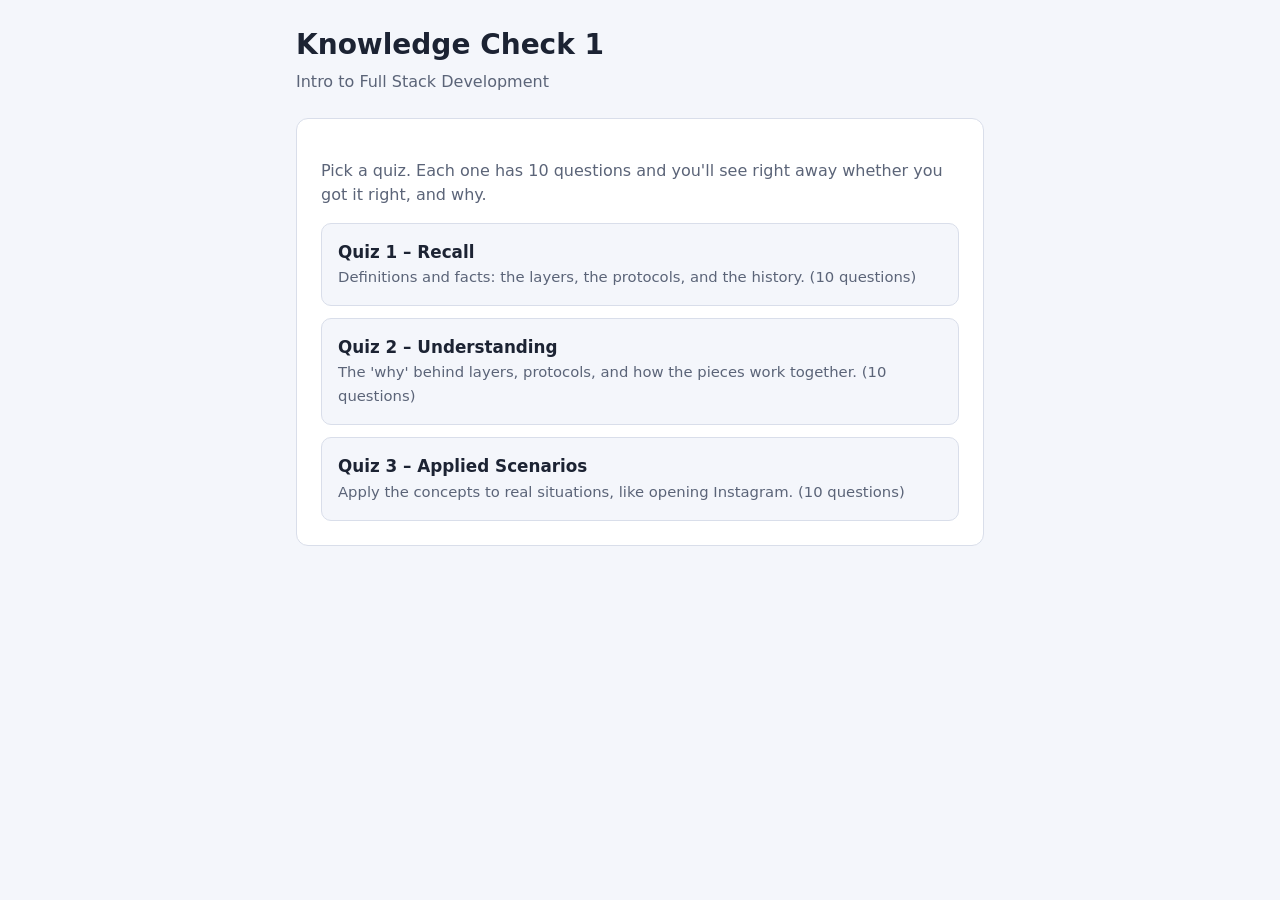
<file: assignements/knowledge-check-1/index.html>
<!DOCTYPE html>
<html lang="en">
<head>
  <meta charset="UTF-8">
  <meta name="viewport" content="width=device-width, initial-scale=1">
  <title>Knowledge Check 1 – Intro to Full Stack</title>
  <link rel="stylesheet" href="static/index.css">
</head>
<body>
  <main class="app">
    <header class="app-header">
      <h1>Knowledge Check 1</h1>
      <p class="subtitle">Intro to Full Stack Development</p>
    </header>

    <!-- Menu -->
    <section id="menu-screen" class="screen">
      <p class="lead">Pick a quiz. Each one has 10 questions and you'll see right away whether you got it right, and why.</p>
      <div id="quiz-list" class="quiz-list"></div>
    </section>

    <!-- Question -->
    <section id="question-screen" class="screen" hidden>
      <div class="status">
        <span id="quiz-title" class="quiz-title"></span>
        <span id="progress-text"></span>
        <span id="score-text"></span>
      </div>
      <div class="progress" aria-hidden="true"><div id="progress-bar" class="progress-bar"></div></div>

      <h2 id="question-text" class="question"></h2>
      <div id="options" class="options"></div>

      <div id="feedback" class="feedback" role="status" aria-live="polite" hidden>
        <p id="feedback-title" class="feedback-title"></p>
        <p id="feedback-body"></p>
        <button id="next-btn" class="btn primary" type="button">Next question</button>
      </div>
    </section>

    <!-- Results -->
    <section id="results-screen" class="screen" hidden>
      <h2>Quiz complete</h2>
      <p id="final-score" class="final-score"></p>
      <p id="final-message" class="lead"></p>

      <div id="review" class="review" hidden>
        <h3>Review missed questions</h3>
        <ul id="review-list" class="review-list"></ul>
      </div>

      <div class="actions">
        <button id="retake-btn" class="btn primary" type="button">Retake quiz</button>
        <button id="menu-btn" class="btn" type="button">Back to menu</button>
      </div>
    </section>
  </main>

  <script src="static/main.js"></script>
</body>
</html>
</file>
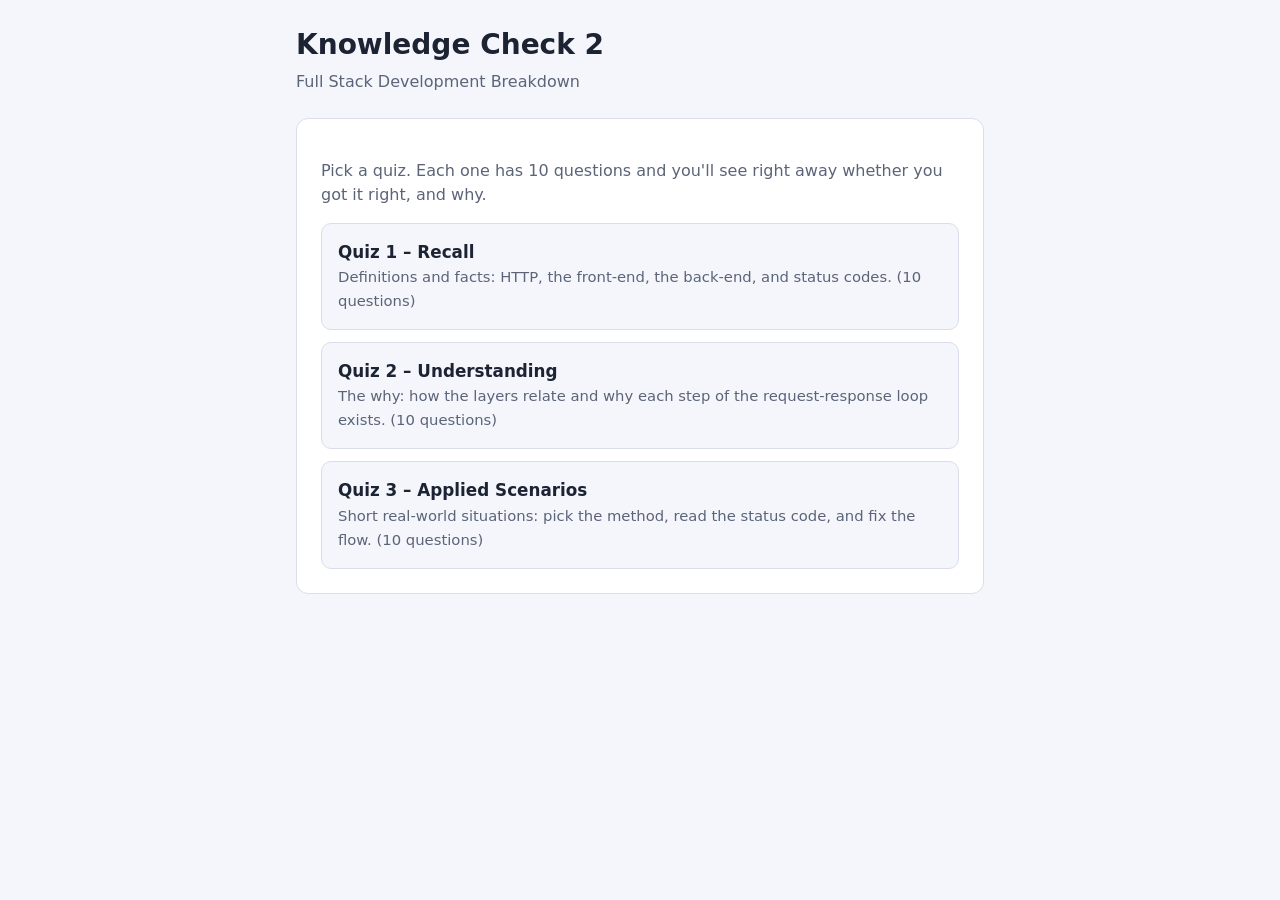
<file: assignements/knowledge-check-2/index.html>
<!DOCTYPE html>
<html lang="en">
<head>
  <meta charset="UTF-8">
  <meta name="viewport" content="width=device-width, initial-scale=1">
  <title>Knowledge Check 2 – Full Stack Development Breakdown</title>
  <link rel="stylesheet" href="static/index.css">
</head>
<body>
  <main class="app">
    <header class="app-header">
      <h1>Knowledge Check 2</h1>
      <p class="subtitle">Full Stack Development Breakdown</p>
    </header>

    <!-- Menu -->
    <section id="menu-screen" class="screen">
      <p class="lead">Pick a quiz. Each one has 10 questions and you'll see right away whether you got it right, and why.</p>
      <div id="quiz-list" class="quiz-list"></div>
    </section>

    <!-- Question -->
    <section id="question-screen" class="screen" hidden>
      <div class="status">
        <span id="quiz-title" class="quiz-title"></span>
        <span id="progress-text"></span>
        <span id="score-text"></span>
      </div>
      <div class="progress" aria-hidden="true"><div id="progress-bar" class="progress-bar"></div></div>

      <h2 id="question-text" class="question"></h2>
      <div id="options" class="options"></div>

      <div id="feedback" class="feedback" role="status" aria-live="polite" hidden>
        <p id="feedback-title" class="feedback-title"></p>
        <p id="feedback-body"></p>
        <button id="next-btn" class="btn primary" type="button">Next question</button>
      </div>
    </section>

    <!-- Results -->
    <section id="results-screen" class="screen" hidden>
      <h2>Quiz complete</h2>
      <p id="final-score" class="final-score"></p>
      <p id="final-message" class="lead"></p>

      <div id="review" class="review" hidden>
        <h3>Review missed questions</h3>
        <ul id="review-list" class="review-list"></ul>
      </div>

      <div class="actions">
        <button id="retake-btn" class="btn primary" type="button">Retake quiz</button>
        <button id="menu-btn" class="btn" type="button">Back to menu</button>
      </div>
    </section>
  </main>

  <script src="static/main.js"></script>
</body>
</html>
</file>
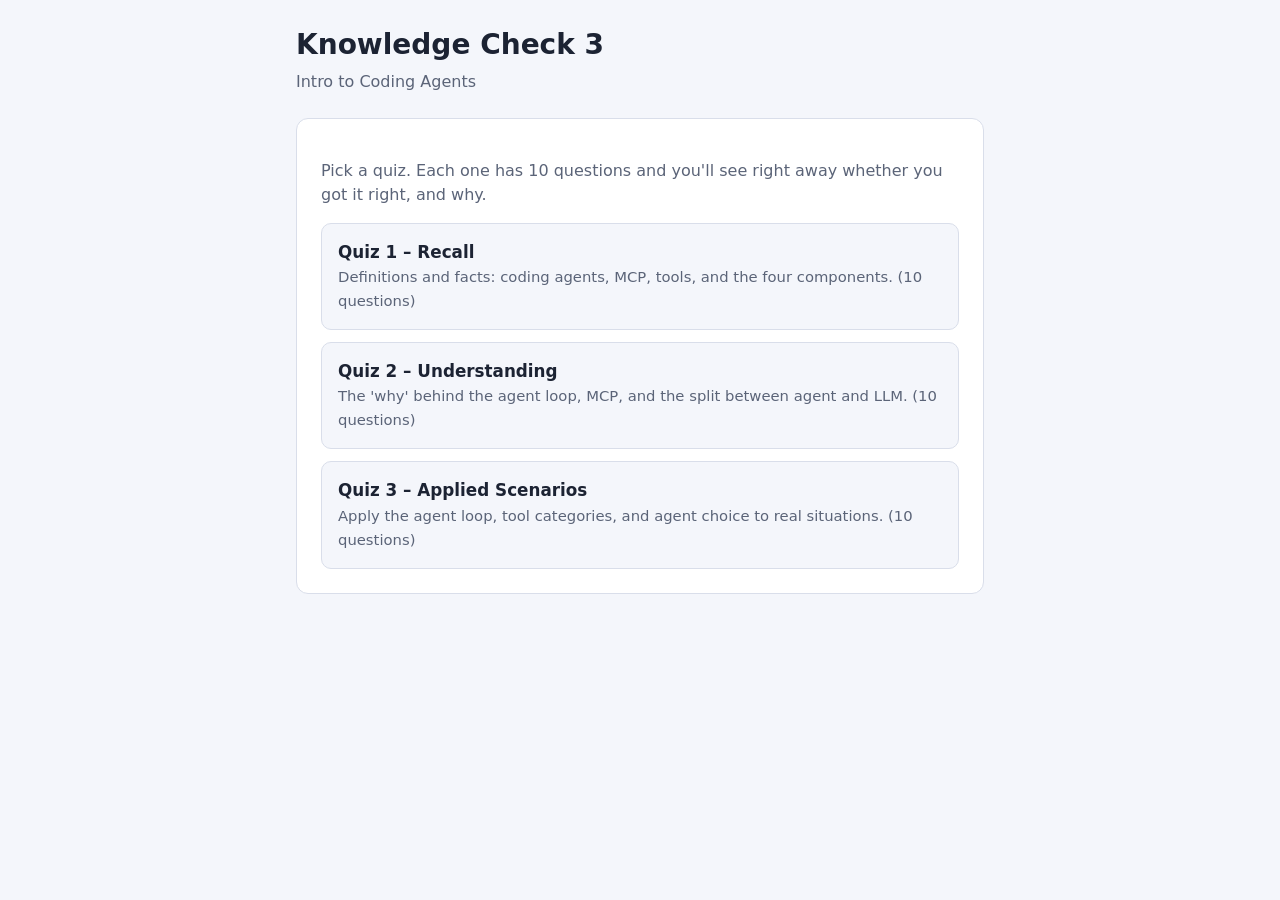
<file: assignements/knowledge-check-3/index.html>
<!DOCTYPE html>
<html lang="en">
<head>
  <meta charset="UTF-8">
  <meta name="viewport" content="width=device-width, initial-scale=1">
  <title>Knowledge Check 3 – Intro to Coding Agents</title>
  <link rel="stylesheet" href="static/index.css">
</head>
<body>
  <main class="app">
    <header class="app-header">
      <h1>Knowledge Check 3</h1>
      <p class="subtitle">Intro to Coding Agents</p>
    </header>

    <!-- Menu -->
    <section id="menu-screen" class="screen">
      <p class="lead">Pick a quiz. Each one has 10 questions and you'll see right away whether you got it right, and why.</p>
      <div id="quiz-list" class="quiz-list"></div>
    </section>

    <!-- Question -->
    <section id="question-screen" class="screen" hidden>
      <div class="status">
        <span id="quiz-title" class="quiz-title"></span>
        <span id="progress-text"></span>
        <span id="score-text"></span>
      </div>
      <div class="progress" aria-hidden="true"><div id="progress-bar" class="progress-bar"></div></div>

      <h2 id="question-text" class="question"></h2>
      <div id="options" class="options"></div>

      <div id="feedback" class="feedback" role="status" aria-live="polite" hidden>
        <p id="feedback-title" class="feedback-title"></p>
        <p id="feedback-body"></p>
        <button id="next-btn" class="btn primary" type="button">Next question</button>
      </div>
    </section>

    <!-- Results -->
    <section id="results-screen" class="screen" hidden>
      <h2>Quiz complete</h2>
      <p id="final-score" class="final-score"></p>
      <p id="final-message" class="lead"></p>

      <div id="review" class="review" hidden>
        <h3>Review missed questions</h3>
        <ul id="review-list" class="review-list"></ul>
      </div>

      <div class="actions">
        <button id="retake-btn" class="btn primary" type="button">Retake quiz</button>
        <button id="menu-btn" class="btn" type="button">Back to menu</button>
      </div>
    </section>
  </main>

  <script src="static/main.js"></script>
</body>
</html>
</file>
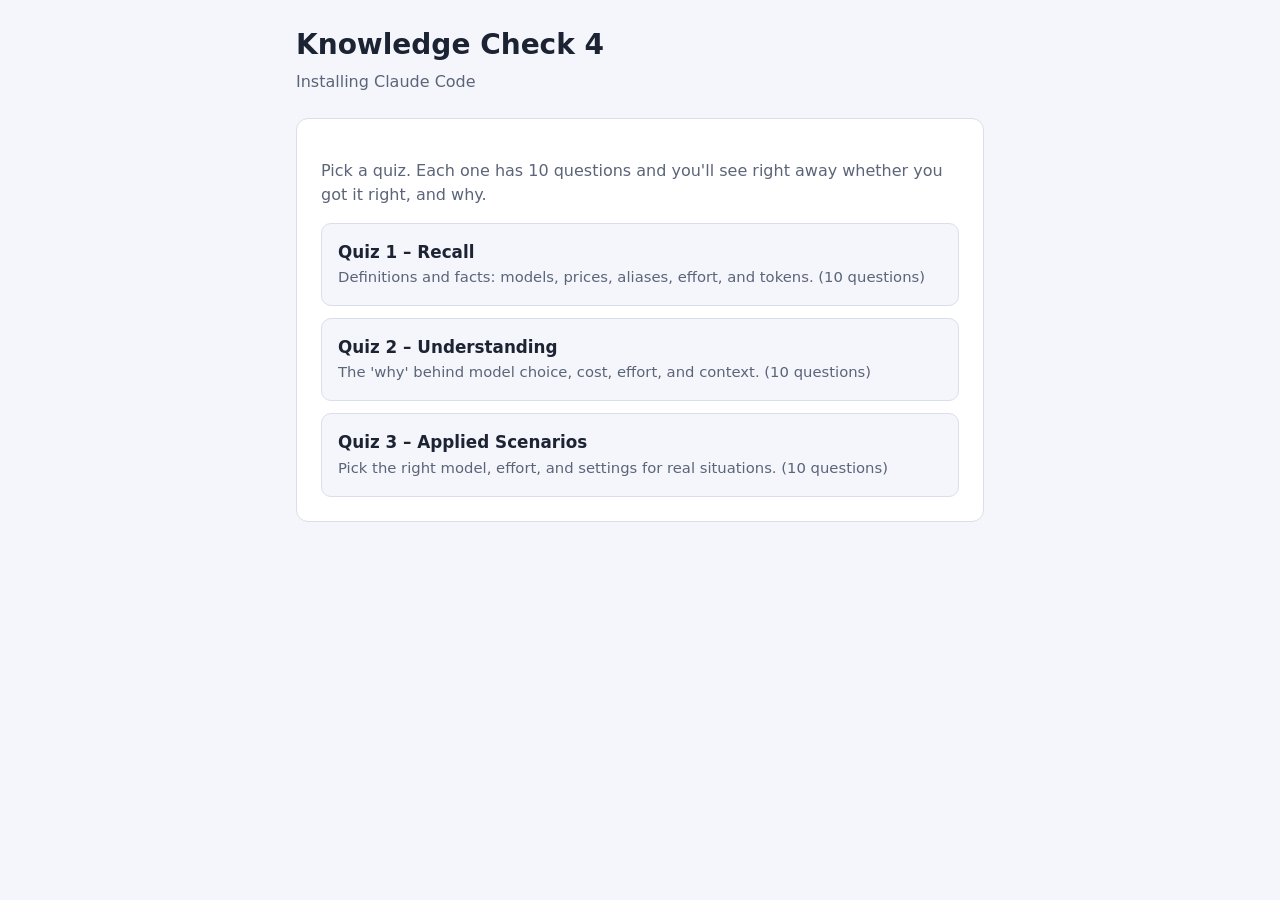
<file: assignements/knowledge-check-4/index.html>
<!DOCTYPE html>
<html lang="en">
<head>
  <meta charset="UTF-8">
  <meta name="viewport" content="width=device-width, initial-scale=1">
  <title>Knowledge Check 4 – Installing Claude Code</title>
  <link rel="stylesheet" href="static/index.css">
</head>
<body>
  <main class="app">
    <header class="app-header">
      <h1>Knowledge Check 4</h1>
      <p class="subtitle">Installing Claude Code</p>
    </header>

    <!-- Menu -->
    <section id="menu-screen" class="screen">
      <p class="lead">Pick a quiz. Each one has 10 questions and you'll see right away whether you got it right, and why.</p>
      <div id="quiz-list" class="quiz-list"></div>
    </section>

    <!-- Question -->
    <section id="question-screen" class="screen" hidden>
      <div class="status">
        <span id="quiz-title" class="quiz-title"></span>
        <span id="progress-text"></span>
        <span id="score-text"></span>
      </div>
      <div class="progress" aria-hidden="true"><div id="progress-bar" class="progress-bar"></div></div>

      <h2 id="question-text" class="question"></h2>
      <div id="options" class="options"></div>

      <div id="feedback" class="feedback" role="status" aria-live="polite" hidden>
        <p id="feedback-title" class="feedback-title"></p>
        <p id="feedback-body"></p>
        <button id="next-btn" class="btn primary" type="button">Next question</button>
      </div>
    </section>

    <!-- Results -->
    <section id="results-screen" class="screen" hidden>
      <h2>Quiz complete</h2>
      <p id="final-score" class="final-score"></p>
      <p id="final-message" class="lead"></p>

      <div id="review" class="review" hidden>
        <h3>Review missed questions</h3>
        <ul id="review-list" class="review-list"></ul>
      </div>

      <div class="actions">
        <button id="retake-btn" class="btn primary" type="button">Retake quiz</button>
        <button id="menu-btn" class="btn" type="button">Back to menu</button>
      </div>
    </section>
  </main>

  <script src="static/main.js"></script>
</body>
</html>
</file>
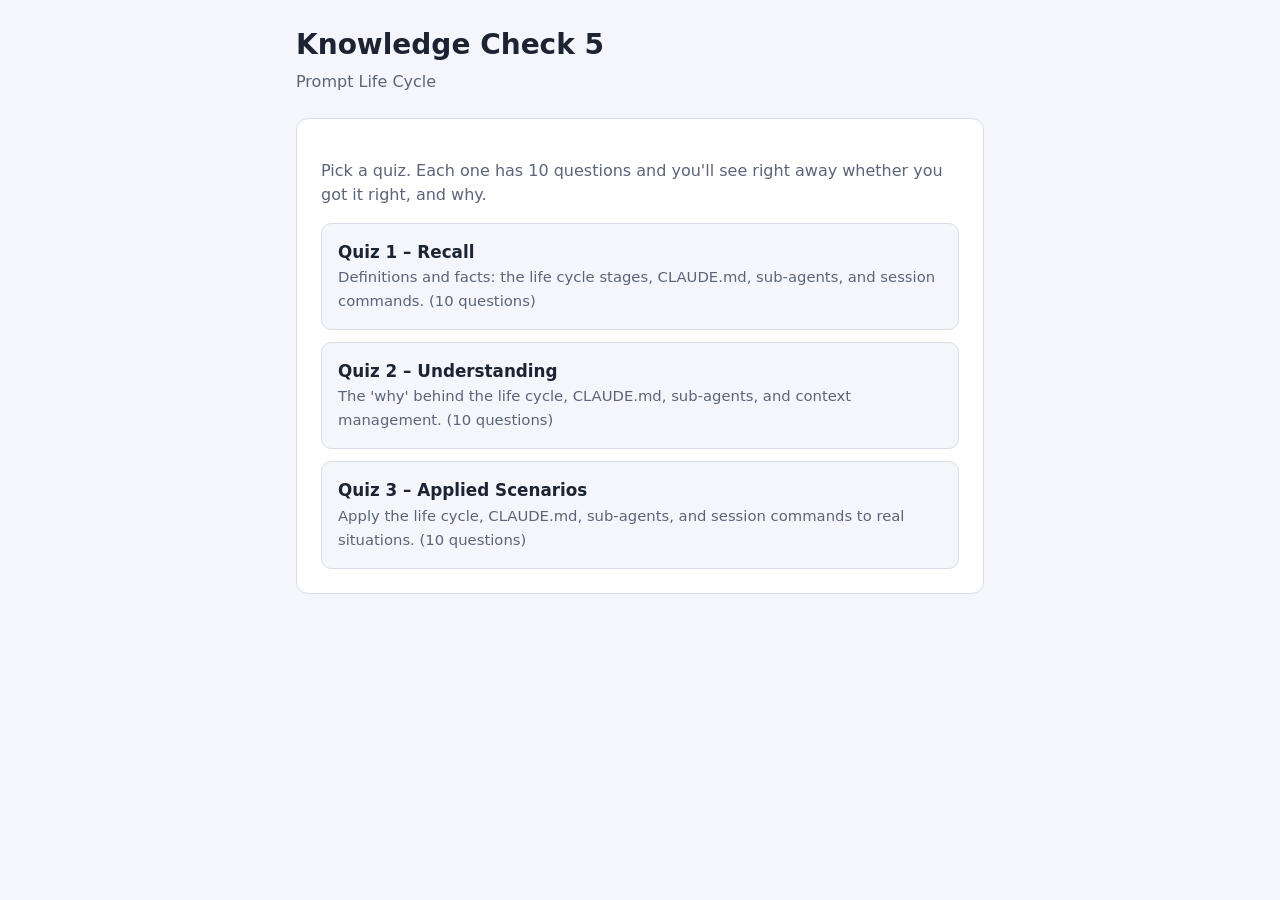
<file: assignements/knowledge-check-5/index.html>
<!DOCTYPE html>
<html lang="en">
<head>
  <meta charset="UTF-8">
  <meta name="viewport" content="width=device-width, initial-scale=1">
  <title>Knowledge Check 5 – Prompt Life Cycle</title>
  <link rel="stylesheet" href="static/index.css">
</head>
<body>
  <main class="app">
    <header class="app-header">
      <h1>Knowledge Check 5</h1>
      <p class="subtitle">Prompt Life Cycle</p>
    </header>

    <!-- Menu -->
    <section id="menu-screen" class="screen">
      <p class="lead">Pick a quiz. Each one has 10 questions and you'll see right away whether you got it right, and why.</p>
      <div id="quiz-list" class="quiz-list"></div>
    </section>

    <!-- Question -->
    <section id="question-screen" class="screen" hidden>
      <div class="status">
        <span id="quiz-title" class="quiz-title"></span>
        <span id="progress-text"></span>
        <span id="score-text"></span>
      </div>
      <div class="progress" aria-hidden="true"><div id="progress-bar" class="progress-bar"></div></div>

      <h2 id="question-text" class="question"></h2>
      <div id="options" class="options"></div>

      <div id="feedback" class="feedback" role="status" aria-live="polite" hidden>
        <p id="feedback-title" class="feedback-title"></p>
        <p id="feedback-body"></p>
        <button id="next-btn" class="btn primary" type="button">Next question</button>
      </div>
    </section>

    <!-- Results -->
    <section id="results-screen" class="screen" hidden>
      <h2>Quiz complete</h2>
      <p id="final-score" class="final-score"></p>
      <p id="final-message" class="lead"></p>

      <div id="review" class="review" hidden>
        <h3>Review missed questions</h3>
        <ul id="review-list" class="review-list"></ul>
      </div>

      <div class="actions">
        <button id="retake-btn" class="btn primary" type="button">Retake quiz</button>
        <button id="menu-btn" class="btn" type="button">Back to menu</button>
      </div>
    </section>
  </main>

  <script src="static/main.js"></script>
</body>
</html>
</file>
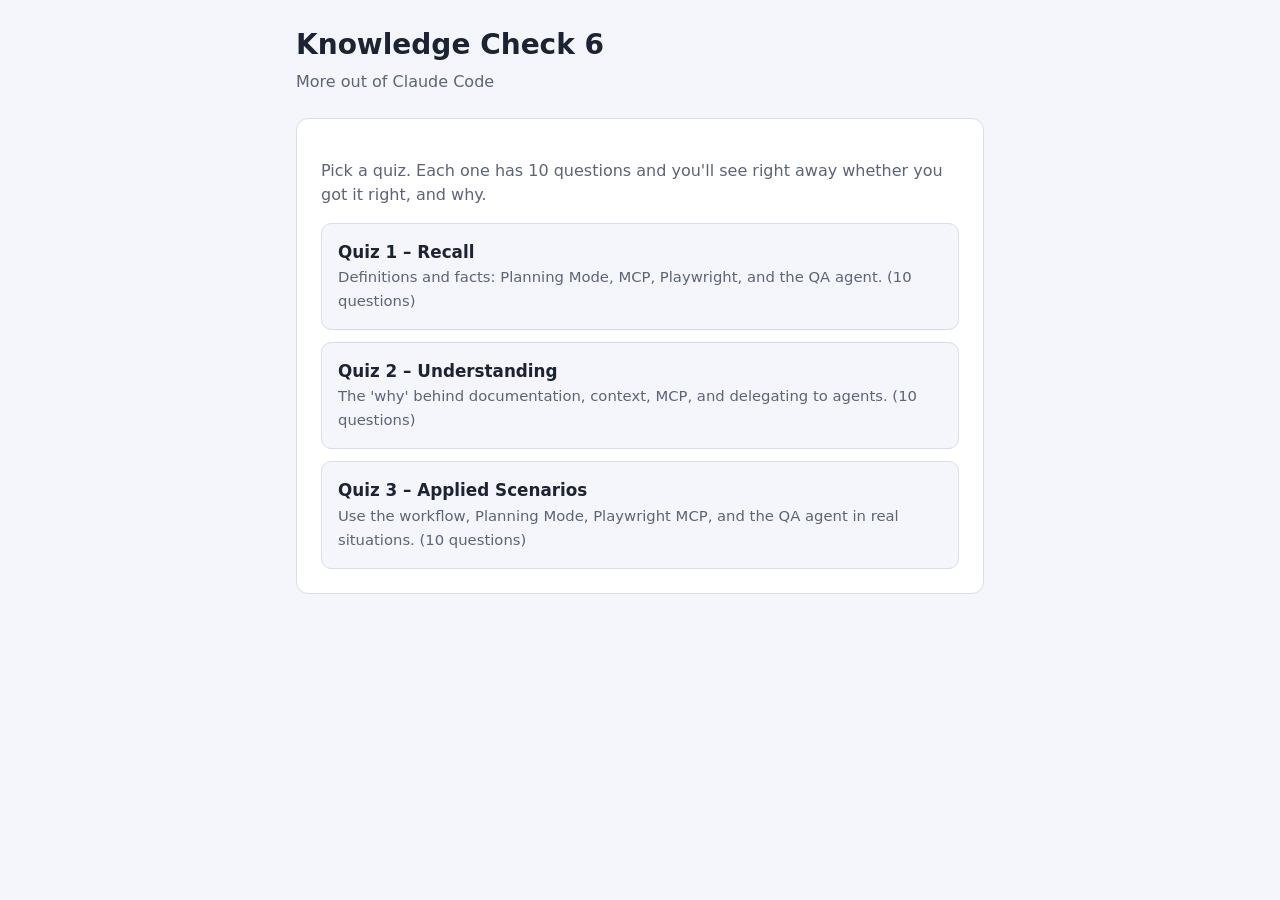
<file: assignements/knowledge-check-6/index.html>
<!DOCTYPE html>
<html lang="en">
<head>
  <meta charset="UTF-8">
  <meta name="viewport" content="width=device-width, initial-scale=1">
  <title>Knowledge Check 6 – More out of Claude Code</title>
  <link rel="stylesheet" href="static/index.css">
</head>
<body>
  <main class="app">
    <header class="app-header">
      <h1>Knowledge Check 6</h1>
      <p class="subtitle">More out of Claude Code</p>
    </header>

    <!-- Menu -->
    <section id="menu-screen" class="screen">
      <p class="lead">Pick a quiz. Each one has 10 questions and you'll see right away whether you got it right, and why.</p>
      <div id="quiz-list" class="quiz-list"></div>
    </section>

    <!-- Question -->
    <section id="question-screen" class="screen" hidden>
      <div class="status">
        <span id="quiz-title" class="quiz-title"></span>
        <span id="progress-text"></span>
        <span id="score-text"></span>
      </div>
      <div class="progress" aria-hidden="true"><div id="progress-bar" class="progress-bar"></div></div>

      <h2 id="question-text" class="question"></h2>
      <div id="options" class="options"></div>

      <div id="feedback" class="feedback" role="status" aria-live="polite" hidden>
        <p id="feedback-title" class="feedback-title"></p>
        <p id="feedback-body"></p>
        <button id="next-btn" class="btn primary" type="button">Next question</button>
      </div>
    </section>

    <!-- Results -->
    <section id="results-screen" class="screen" hidden>
      <h2>Quiz complete</h2>
      <p id="final-score" class="final-score"></p>
      <p id="final-message" class="lead"></p>

      <div id="review" class="review" hidden>
        <h3>Review missed questions</h3>
        <ul id="review-list" class="review-list"></ul>
      </div>

      <div class="actions">
        <button id="retake-btn" class="btn primary" type="button">Retake quiz</button>
        <button id="menu-btn" class="btn" type="button">Back to menu</button>
      </div>
    </section>
  </main>

  <script src="static/main.js"></script>
</body>
</html>
</file>
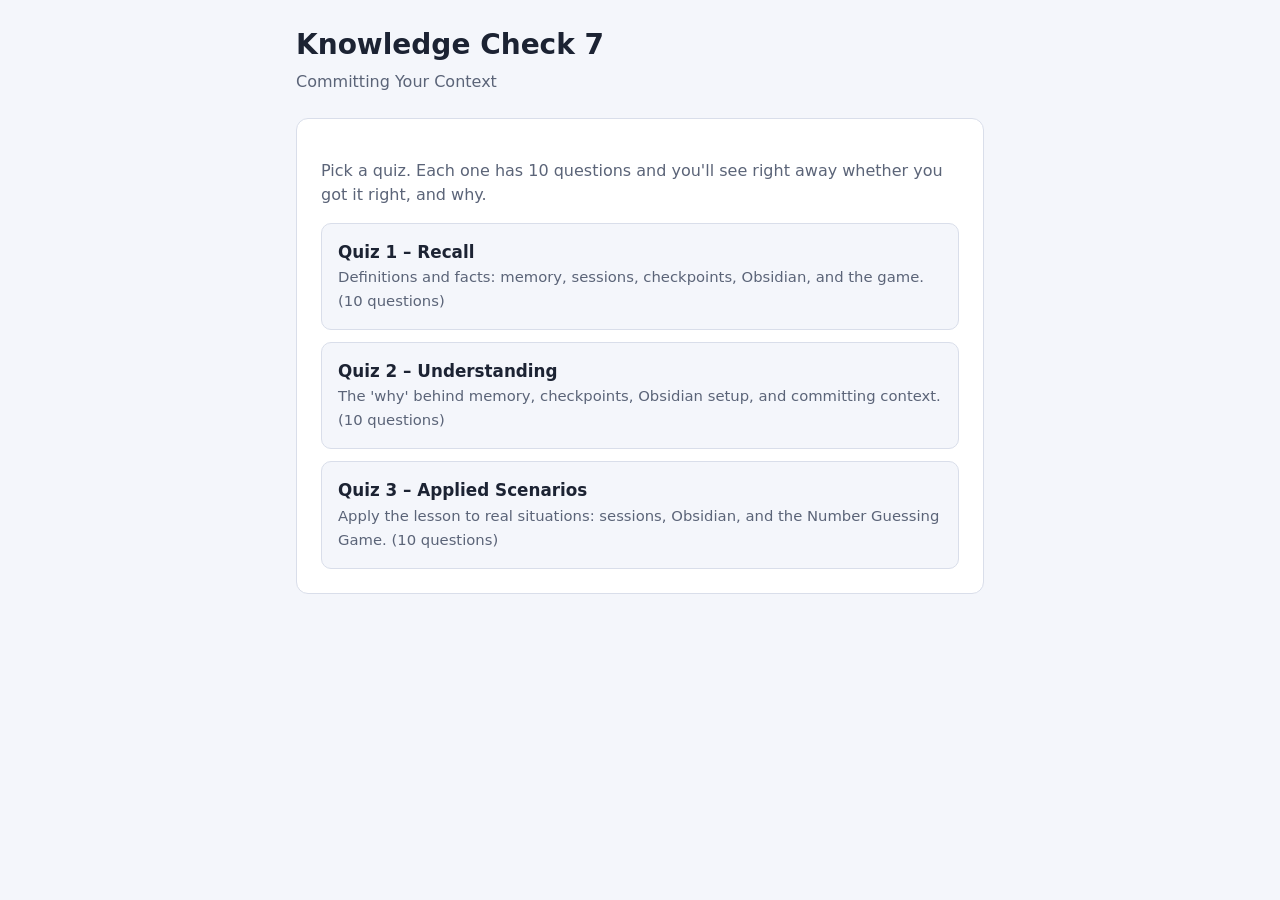
<file: assignements/knowledge-check-7/index.html>
<!DOCTYPE html>
<html lang="en">
<head>
  <meta charset="UTF-8">
  <meta name="viewport" content="width=device-width, initial-scale=1">
  <title>Knowledge Check 7 – Committing Your Context</title>
  <link rel="stylesheet" href="static/index.css">
</head>
<body>
  <main class="app">
    <header class="app-header">
      <h1>Knowledge Check 7</h1>
      <p class="subtitle">Committing Your Context</p>
    </header>

    <!-- Menu -->
    <section id="menu-screen" class="screen">
      <p class="lead">Pick a quiz. Each one has 10 questions and you'll see right away whether you got it right, and why.</p>
      <div id="quiz-list" class="quiz-list"></div>
    </section>

    <!-- Question -->
    <section id="question-screen" class="screen" hidden>
      <div class="status">
        <span id="quiz-title" class="quiz-title"></span>
        <span id="progress-text"></span>
        <span id="score-text"></span>
      </div>
      <div class="progress" aria-hidden="true"><div id="progress-bar" class="progress-bar"></div></div>

      <h2 id="question-text" class="question"></h2>
      <div id="options" class="options"></div>

      <div id="feedback" class="feedback" role="status" aria-live="polite" hidden>
        <p id="feedback-title" class="feedback-title"></p>
        <p id="feedback-body"></p>
        <button id="next-btn" class="btn primary" type="button">Next question</button>
      </div>
    </section>

    <!-- Results -->
    <section id="results-screen" class="screen" hidden>
      <h2>Quiz complete</h2>
      <p id="final-score" class="final-score"></p>
      <p id="final-message" class="lead"></p>

      <div id="review" class="review" hidden>
        <h3>Review missed questions</h3>
        <ul id="review-list" class="review-list"></ul>
      </div>

      <div class="actions">
        <button id="retake-btn" class="btn primary" type="button">Retake quiz</button>
        <button id="menu-btn" class="btn" type="button">Back to menu</button>
      </div>
    </section>
  </main>

  <script src="static/main.js"></script>
</body>
</html>
</file>
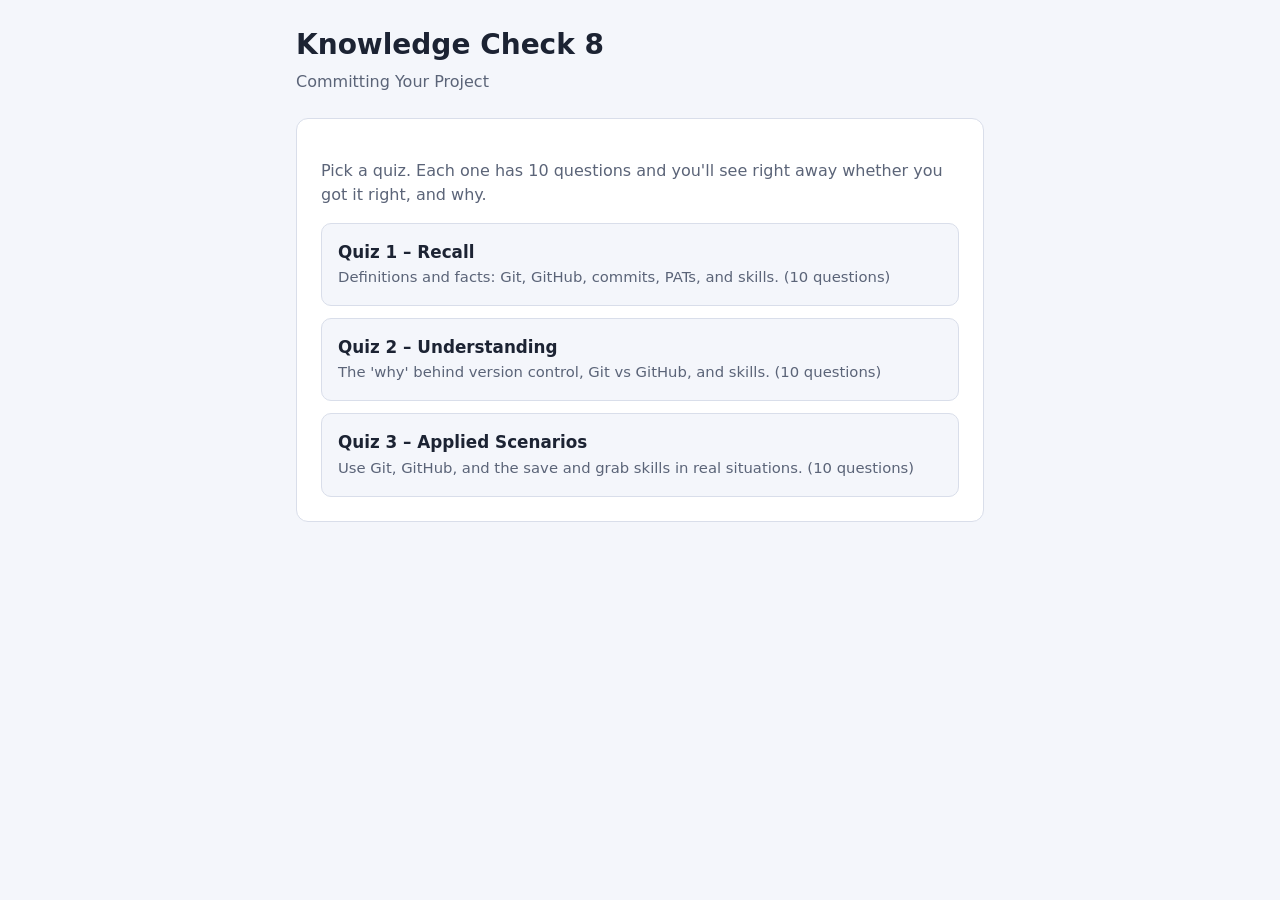
<file: assignements/knowledge-check-8/index.html>
<!DOCTYPE html>
<html lang="en">
<head>
  <meta charset="UTF-8">
  <meta name="viewport" content="width=device-width, initial-scale=1">
  <title>Knowledge Check 8 – Committing Your Project</title>
  <link rel="stylesheet" href="static/index.css">
</head>
<body>
  <main class="app">
    <header class="app-header">
      <h1>Knowledge Check 8</h1>
      <p class="subtitle">Committing Your Project</p>
    </header>

    <!-- Menu -->
    <section id="menu-screen" class="screen">
      <p class="lead">Pick a quiz. Each one has 10 questions and you'll see right away whether you got it right, and why.</p>
      <div id="quiz-list" class="quiz-list"></div>
    </section>

    <!-- Question -->
    <section id="question-screen" class="screen" hidden>
      <div class="status">
        <span id="quiz-title" class="quiz-title"></span>
        <span id="progress-text"></span>
        <span id="score-text"></span>
      </div>
      <div class="progress" aria-hidden="true"><div id="progress-bar" class="progress-bar"></div></div>

      <h2 id="question-text" class="question"></h2>
      <div id="options" class="options"></div>

      <div id="feedback" class="feedback" role="status" aria-live="polite" hidden>
        <p id="feedback-title" class="feedback-title"></p>
        <p id="feedback-body"></p>
        <button id="next-btn" class="btn primary" type="button">Next question</button>
      </div>
    </section>

    <!-- Results -->
    <section id="results-screen" class="screen" hidden>
      <h2>Quiz complete</h2>
      <p id="final-score" class="final-score"></p>
      <p id="final-message" class="lead"></p>

      <div id="review" class="review" hidden>
        <h3>Review missed questions</h3>
        <ul id="review-list" class="review-list"></ul>
      </div>

      <div class="actions">
        <button id="retake-btn" class="btn primary" type="button">Retake quiz</button>
        <button id="menu-btn" class="btn" type="button">Back to menu</button>
      </div>
    </section>
  </main>

  <script src="static/main.js"></script>
</body>
</html>
</file>
<file: assignements/knowledge-check-1/static/index.css>
:root {
  --bg: #f4f6fb;
  --card: #ffffff;
  --text: #1c2333;
  --muted: #5b6478;
  --border: #d9deea;
  --accent: #3b5bdb;
  --accent-text: #ffffff;
  --good: #1b7f3b;
  --good-bg: #e3f6e9;
  --bad: #b42318;
  --bad-bg: #fde8e6;
}

@media (prefers-color-scheme: dark) {
  :root {
    --bg: #12151c;
    --card: #1b202b;
    --text: #e8ebf3;
    --muted: #9aa3b8;
    --border: #2f3646;
    --accent: #7c93ff;
    --accent-text: #10131a;
    --good: #5fd48a;
    --good-bg: #16301f;
    --bad: #ff8b7f;
    --bad-bg: #3a1c19;
  }
}

* { box-sizing: border-box; }

body {
  margin: 0;
  background: var(--bg);
  color: var(--text);
  font-family: system-ui, -apple-system, "Segoe UI", Roboto, sans-serif;
  line-height: 1.5;
}

.app {
  max-width: 720px;
  margin: 0 auto;
  padding: 24px 16px 48px;
}

.app-header h1 { margin: 0; font-size: 1.75rem; }
.subtitle { margin: 4px 0 24px; color: var(--muted); }
.lead { color: var(--muted); }

.screen {
  background: var(--card);
  border: 1px solid var(--border);
  border-radius: 12px;
  padding: 24px;
}
.screen[hidden] { display: none; }

/* Menu */
.quiz-list { display: grid; gap: 12px; margin-top: 16px; }
.quiz-card {
  text-align: left;
  width: 100%;
  padding: 16px;
  background: var(--bg);
  color: var(--text);
  border: 1px solid var(--border);
  border-radius: 10px;
  font: inherit;
  cursor: pointer;
}
.quiz-card:hover { border-color: var(--accent); }
.quiz-card strong { display: block; font-size: 1.05rem; }
.quiz-card span { color: var(--muted); font-size: 0.925rem; }

/* Status + progress */
.status {
  display: flex;
  flex-wrap: wrap;
  justify-content: space-between;
  gap: 8px;
  color: var(--muted);
  font-size: 0.9rem;
}
.quiz-title { font-weight: 600; color: var(--text); }
.progress {
  height: 6px;
  margin: 10px 0 20px;
  background: var(--border);
  border-radius: 999px;
  overflow: hidden;
}
.progress-bar { height: 100%; width: 0; background: var(--accent); transition: width 0.25s ease; }

/* Question */
.question { margin: 0 0 16px; font-size: 1.2rem; }
.options { display: grid; gap: 10px; }
.option {
  display: flex;
  gap: 10px;
  align-items: flex-start;
  text-align: left;
  width: 100%;
  padding: 12px 14px;
  background: var(--bg);
  color: var(--text);
  border: 2px solid var(--border);
  border-radius: 10px;
  font: inherit;
  cursor: pointer;
}
.option:hover:not(:disabled) { border-color: var(--accent); }
.option:disabled { cursor: default; }
.option .mark { font-weight: 700; min-width: 1.2em; }
.option.correct { border-color: var(--good); background: var(--good-bg); }
.option.wrong { border-color: var(--bad); background: var(--bad-bg); }

/* Feedback */
.feedback {
  margin-top: 20px;
  padding: 16px;
  border-radius: 10px;
  border: 1px solid var(--border);
  border-left-width: 6px;
}
.feedback[hidden] { display: none; }
.feedback.correct { border-left-color: var(--good); background: var(--good-bg); }
.feedback.wrong { border-left-color: var(--bad); background: var(--bad-bg); }
.feedback-title { margin: 0 0 6px; font-weight: 700; }
.feedback.correct .feedback-title { color: var(--good); }
.feedback.wrong .feedback-title { color: var(--bad); }
.feedback p { margin: 0 0 12px; }

/* Buttons */
.btn {
  padding: 10px 18px;
  font: inherit;
  font-weight: 600;
  color: var(--text);
  background: var(--card);
  border: 1px solid var(--border);
  border-radius: 8px;
  cursor: pointer;
}
.btn.primary { background: var(--accent); color: var(--accent-text); border-color: var(--accent); }
.btn:hover { filter: brightness(1.08); }

button:focus-visible { outline: 3px solid var(--accent); outline-offset: 2px; }

/* Results */
.final-score { font-size: 2.5rem; font-weight: 800; margin: 8px 0; }
.actions { display: flex; flex-wrap: wrap; gap: 10px; margin-top: 20px; }
.review { margin-top: 24px; }
.review-list { list-style: none; padding: 0; margin: 0; display: grid; gap: 12px; }
.review-list li {
  padding: 14px;
  background: var(--bg);
  border: 1px solid var(--border);
  border-radius: 10px;
}
.review-list .q { font-weight: 600; margin: 0 0 6px; }
.review-list p { margin: 4px 0; }
.review-list .yours { color: var(--bad); }
.review-list .right { color: var(--good); }

@media (max-width: 480px) {
  .screen { padding: 16px; }
  .final-score { font-size: 2rem; }
}
</file>
<file: assignements/knowledge-check-2/static/index.css>
:root {
  --bg: #f4f6fb;
  --card: #ffffff;
  --text: #1c2333;
  --muted: #5b6478;
  --border: #d9deea;
  --accent: #3b5bdb;
  --accent-text: #ffffff;
  --good: #1b7f3b;
  --good-bg: #e3f6e9;
  --bad: #b42318;
  --bad-bg: #fde8e6;
}

@media (prefers-color-scheme: dark) {
  :root {
    --bg: #12151c;
    --card: #1b202b;
    --text: #e8ebf3;
    --muted: #9aa3b8;
    --border: #2f3646;
    --accent: #7c93ff;
    --accent-text: #10131a;
    --good: #5fd48a;
    --good-bg: #16301f;
    --bad: #ff8b7f;
    --bad-bg: #3a1c19;
  }
}

* { box-sizing: border-box; }

body {
  margin: 0;
  background: var(--bg);
  color: var(--text);
  font-family: system-ui, -apple-system, "Segoe UI", Roboto, sans-serif;
  line-height: 1.5;
}

.app {
  max-width: 720px;
  margin: 0 auto;
  padding: 24px 16px 48px;
}

.app-header h1 { margin: 0; font-size: 1.75rem; }
.subtitle { margin: 4px 0 24px; color: var(--muted); }
.lead { color: var(--muted); }

.screen {
  background: var(--card);
  border: 1px solid var(--border);
  border-radius: 12px;
  padding: 24px;
}
.screen[hidden] { display: none; }

/* Menu */
.quiz-list { display: grid; gap: 12px; margin-top: 16px; }
.quiz-card {
  text-align: left;
  width: 100%;
  padding: 16px;
  background: var(--bg);
  color: var(--text);
  border: 1px solid var(--border);
  border-radius: 10px;
  font: inherit;
  cursor: pointer;
}
.quiz-card:hover { border-color: var(--accent); }
.quiz-card strong { display: block; font-size: 1.05rem; }
.quiz-card span { color: var(--muted); font-size: 0.925rem; }

/* Status + progress */
.status {
  display: flex;
  flex-wrap: wrap;
  justify-content: space-between;
  gap: 8px;
  color: var(--muted);
  font-size: 0.9rem;
}
.quiz-title { font-weight: 600; color: var(--text); }
.progress {
  height: 6px;
  margin: 10px 0 20px;
  background: var(--border);
  border-radius: 999px;
  overflow: hidden;
}
.progress-bar { height: 100%; width: 0; background: var(--accent); transition: width 0.25s ease; }

/* Question */
.question { margin: 0 0 16px; font-size: 1.2rem; }
.options { display: grid; gap: 10px; }
.option {
  display: flex;
  gap: 10px;
  align-items: flex-start;
  text-align: left;
  width: 100%;
  padding: 12px 14px;
  background: var(--bg);
  color: var(--text);
  border: 2px solid var(--border);
  border-radius: 10px;
  font: inherit;
  cursor: pointer;
}
.option:hover:not(:disabled) { border-color: var(--accent); }
.option:disabled { cursor: default; }
.option .mark { font-weight: 700; min-width: 1.2em; }
.option.correct { border-color: var(--good); background: var(--good-bg); }
.option.wrong { border-color: var(--bad); background: var(--bad-bg); }

/* Feedback */
.feedback {
  margin-top: 20px;
  padding: 16px;
  border-radius: 10px;
  border: 1px solid var(--border);
  border-left-width: 6px;
}
.feedback[hidden] { display: none; }
.feedback.correct { border-left-color: var(--good); background: var(--good-bg); }
.feedback.wrong { border-left-color: var(--bad); background: var(--bad-bg); }
.feedback-title { margin: 0 0 6px; font-weight: 700; }
.feedback.correct .feedback-title { color: var(--good); }
.feedback.wrong .feedback-title { color: var(--bad); }
.feedback p { margin: 0 0 12px; }

/* Buttons */
.btn {
  padding: 10px 18px;
  font: inherit;
  font-weight: 600;
  color: var(--text);
  background: var(--card);
  border: 1px solid var(--border);
  border-radius: 8px;
  cursor: pointer;
}
.btn.primary { background: var(--accent); color: var(--accent-text); border-color: var(--accent); }
.btn:hover { filter: brightness(1.08); }

button:focus-visible { outline: 3px solid var(--accent); outline-offset: 2px; }

/* Results */
.final-score { font-size: 2.5rem; font-weight: 800; margin: 8px 0; }
.actions { display: flex; flex-wrap: wrap; gap: 10px; margin-top: 20px; }
.review { margin-top: 24px; }
.review-list { list-style: none; padding: 0; margin: 0; display: grid; gap: 12px; }
.review-list li {
  padding: 14px;
  background: var(--bg);
  border: 1px solid var(--border);
  border-radius: 10px;
}
.review-list .q { font-weight: 600; margin: 0 0 6px; }
.review-list p { margin: 4px 0; }
.review-list .yours { color: var(--bad); }
.review-list .right { color: var(--good); }

@media (max-width: 480px) {
  .screen { padding: 16px; }
  .final-score { font-size: 2rem; }
}
</file>
<file: assignements/knowledge-check-3/static/index.css>
:root {
  --bg: #f4f6fb;
  --card: #ffffff;
  --text: #1c2333;
  --muted: #5b6478;
  --border: #d9deea;
  --accent: #3b5bdb;
  --accent-text: #ffffff;
  --good: #1b7f3b;
  --good-bg: #e3f6e9;
  --bad: #b42318;
  --bad-bg: #fde8e6;
}

@media (prefers-color-scheme: dark) {
  :root {
    --bg: #12151c;
    --card: #1b202b;
    --text: #e8ebf3;
    --muted: #9aa3b8;
    --border: #2f3646;
    --accent: #7c93ff;
    --accent-text: #10131a;
    --good: #5fd48a;
    --good-bg: #16301f;
    --bad: #ff8b7f;
    --bad-bg: #3a1c19;
  }
}

* { box-sizing: border-box; }

body {
  margin: 0;
  background: var(--bg);
  color: var(--text);
  font-family: system-ui, -apple-system, "Segoe UI", Roboto, sans-serif;
  line-height: 1.5;
}

.app {
  max-width: 720px;
  margin: 0 auto;
  padding: 24px 16px 48px;
}

.app-header h1 { margin: 0; font-size: 1.75rem; }
.subtitle { margin: 4px 0 24px; color: var(--muted); }
.lead { color: var(--muted); }

.screen {
  background: var(--card);
  border: 1px solid var(--border);
  border-radius: 12px;
  padding: 24px;
}
.screen[hidden] { display: none; }

/* Menu */
.quiz-list { display: grid; gap: 12px; margin-top: 16px; }
.quiz-card {
  text-align: left;
  width: 100%;
  padding: 16px;
  background: var(--bg);
  color: var(--text);
  border: 1px solid var(--border);
  border-radius: 10px;
  font: inherit;
  cursor: pointer;
}
.quiz-card:hover { border-color: var(--accent); }
.quiz-card strong { display: block; font-size: 1.05rem; }
.quiz-card span { color: var(--muted); font-size: 0.925rem; }

/* Status + progress */
.status {
  display: flex;
  flex-wrap: wrap;
  justify-content: space-between;
  gap: 8px;
  color: var(--muted);
  font-size: 0.9rem;
}
.quiz-title { font-weight: 600; color: var(--text); }
.progress {
  height: 6px;
  margin: 10px 0 20px;
  background: var(--border);
  border-radius: 999px;
  overflow: hidden;
}
.progress-bar { height: 100%; width: 0; background: var(--accent); transition: width 0.25s ease; }

/* Question */
.question { margin: 0 0 16px; font-size: 1.2rem; }
.options { display: grid; gap: 10px; }
.option {
  display: flex;
  gap: 10px;
  align-items: flex-start;
  text-align: left;
  width: 100%;
  padding: 12px 14px;
  background: var(--bg);
  color: var(--text);
  border: 2px solid var(--border);
  border-radius: 10px;
  font: inherit;
  cursor: pointer;
}
.option:hover:not(:disabled) { border-color: var(--accent); }
.option:disabled { cursor: default; }
.option .mark { font-weight: 700; min-width: 1.2em; }
.option.correct { border-color: var(--good); background: var(--good-bg); }
.option.wrong { border-color: var(--bad); background: var(--bad-bg); }

/* Feedback */
.feedback {
  margin-top: 20px;
  padding: 16px;
  border-radius: 10px;
  border: 1px solid var(--border);
  border-left-width: 6px;
}
.feedback[hidden] { display: none; }
.feedback.correct { border-left-color: var(--good); background: var(--good-bg); }
.feedback.wrong { border-left-color: var(--bad); background: var(--bad-bg); }
.feedback-title { margin: 0 0 6px; font-weight: 700; }
.feedback.correct .feedback-title { color: var(--good); }
.feedback.wrong .feedback-title { color: var(--bad); }
.feedback p { margin: 0 0 12px; }

/* Buttons */
.btn {
  padding: 10px 18px;
  font: inherit;
  font-weight: 600;
  color: var(--text);
  background: var(--card);
  border: 1px solid var(--border);
  border-radius: 8px;
  cursor: pointer;
}
.btn.primary { background: var(--accent); color: var(--accent-text); border-color: var(--accent); }
.btn:hover { filter: brightness(1.08); }

button:focus-visible { outline: 3px solid var(--accent); outline-offset: 2px; }

/* Results */
.final-score { font-size: 2.5rem; font-weight: 800; margin: 8px 0; }
.actions { display: flex; flex-wrap: wrap; gap: 10px; margin-top: 20px; }
.review { margin-top: 24px; }
.review-list { list-style: none; padding: 0; margin: 0; display: grid; gap: 12px; }
.review-list li {
  padding: 14px;
  background: var(--bg);
  border: 1px solid var(--border);
  border-radius: 10px;
}
.review-list .q { font-weight: 600; margin: 0 0 6px; }
.review-list p { margin: 4px 0; }
.review-list .yours { color: var(--bad); }
.review-list .right { color: var(--good); }

@media (max-width: 480px) {
  .screen { padding: 16px; }
  .final-score { font-size: 2rem; }
}
</file>
<file: assignements/knowledge-check-4/static/index.css>
:root {
  --bg: #f4f6fb;
  --card: #ffffff;
  --text: #1c2333;
  --muted: #5b6478;
  --border: #d9deea;
  --accent: #3b5bdb;
  --accent-text: #ffffff;
  --good: #1b7f3b;
  --good-bg: #e3f6e9;
  --bad: #b42318;
  --bad-bg: #fde8e6;
}

@media (prefers-color-scheme: dark) {
  :root {
    --bg: #12151c;
    --card: #1b202b;
    --text: #e8ebf3;
    --muted: #9aa3b8;
    --border: #2f3646;
    --accent: #7c93ff;
    --accent-text: #10131a;
    --good: #5fd48a;
    --good-bg: #16301f;
    --bad: #ff8b7f;
    --bad-bg: #3a1c19;
  }
}

* { box-sizing: border-box; }

body {
  margin: 0;
  background: var(--bg);
  color: var(--text);
  font-family: system-ui, -apple-system, "Segoe UI", Roboto, sans-serif;
  line-height: 1.5;
}

.app {
  max-width: 720px;
  margin: 0 auto;
  padding: 24px 16px 48px;
}

.app-header h1 { margin: 0; font-size: 1.75rem; }
.subtitle { margin: 4px 0 24px; color: var(--muted); }
.lead { color: var(--muted); }

.screen {
  background: var(--card);
  border: 1px solid var(--border);
  border-radius: 12px;
  padding: 24px;
}
.screen[hidden] { display: none; }

/* Menu */
.quiz-list { display: grid; gap: 12px; margin-top: 16px; }
.quiz-card {
  text-align: left;
  width: 100%;
  padding: 16px;
  background: var(--bg);
  color: var(--text);
  border: 1px solid var(--border);
  border-radius: 10px;
  font: inherit;
  cursor: pointer;
}
.quiz-card:hover { border-color: var(--accent); }
.quiz-card strong { display: block; font-size: 1.05rem; }
.quiz-card span { color: var(--muted); font-size: 0.925rem; }

/* Status + progress */
.status {
  display: flex;
  flex-wrap: wrap;
  justify-content: space-between;
  gap: 8px;
  color: var(--muted);
  font-size: 0.9rem;
}
.quiz-title { font-weight: 600; color: var(--text); }
.progress {
  height: 6px;
  margin: 10px 0 20px;
  background: var(--border);
  border-radius: 999px;
  overflow: hidden;
}
.progress-bar { height: 100%; width: 0; background: var(--accent); transition: width 0.25s ease; }

/* Question */
.question { margin: 0 0 16px; font-size: 1.2rem; }
.options { display: grid; gap: 10px; }
.option {
  display: flex;
  gap: 10px;
  align-items: flex-start;
  text-align: left;
  width: 100%;
  padding: 12px 14px;
  background: var(--bg);
  color: var(--text);
  border: 2px solid var(--border);
  border-radius: 10px;
  font: inherit;
  cursor: pointer;
}
.option:hover:not(:disabled) { border-color: var(--accent); }
.option:disabled { cursor: default; }
.option .mark { font-weight: 700; min-width: 1.2em; }
.option.correct { border-color: var(--good); background: var(--good-bg); }
.option.wrong { border-color: var(--bad); background: var(--bad-bg); }

/* Feedback */
.feedback {
  margin-top: 20px;
  padding: 16px;
  border-radius: 10px;
  border: 1px solid var(--border);
  border-left-width: 6px;
}
.feedback[hidden] { display: none; }
.feedback.correct { border-left-color: var(--good); background: var(--good-bg); }
.feedback.wrong { border-left-color: var(--bad); background: var(--bad-bg); }
.feedback-title { margin: 0 0 6px; font-weight: 700; }
.feedback.correct .feedback-title { color: var(--good); }
.feedback.wrong .feedback-title { color: var(--bad); }
.feedback p { margin: 0 0 12px; }

/* Buttons */
.btn {
  padding: 10px 18px;
  font: inherit;
  font-weight: 600;
  color: var(--text);
  background: var(--card);
  border: 1px solid var(--border);
  border-radius: 8px;
  cursor: pointer;
}
.btn.primary { background: var(--accent); color: var(--accent-text); border-color: var(--accent); }
.btn:hover { filter: brightness(1.08); }

button:focus-visible { outline: 3px solid var(--accent); outline-offset: 2px; }

/* Results */
.final-score { font-size: 2.5rem; font-weight: 800; margin: 8px 0; }
.actions { display: flex; flex-wrap: wrap; gap: 10px; margin-top: 20px; }
.review { margin-top: 24px; }
.review-list { list-style: none; padding: 0; margin: 0; display: grid; gap: 12px; }
.review-list li {
  padding: 14px;
  background: var(--bg);
  border: 1px solid var(--border);
  border-radius: 10px;
}
.review-list .q { font-weight: 600; margin: 0 0 6px; }
.review-list p { margin: 4px 0; }
.review-list .yours { color: var(--bad); }
.review-list .right { color: var(--good); }

@media (max-width: 480px) {
  .screen { padding: 16px; }
  .final-score { font-size: 2rem; }
}
</file>
<file: assignements/knowledge-check-5/static/index.css>
:root {
  --bg: #f4f6fb;
  --card: #ffffff;
  --text: #1c2333;
  --muted: #5b6478;
  --border: #d9deea;
  --accent: #3b5bdb;
  --accent-text: #ffffff;
  --good: #1b7f3b;
  --good-bg: #e3f6e9;
  --bad: #b42318;
  --bad-bg: #fde8e6;
}

@media (prefers-color-scheme: dark) {
  :root {
    --bg: #12151c;
    --card: #1b202b;
    --text: #e8ebf3;
    --muted: #9aa3b8;
    --border: #2f3646;
    --accent: #7c93ff;
    --accent-text: #10131a;
    --good: #5fd48a;
    --good-bg: #16301f;
    --bad: #ff8b7f;
    --bad-bg: #3a1c19;
  }
}

* { box-sizing: border-box; }

body {
  margin: 0;
  background: var(--bg);
  color: var(--text);
  font-family: system-ui, -apple-system, "Segoe UI", Roboto, sans-serif;
  line-height: 1.5;
}

.app {
  max-width: 720px;
  margin: 0 auto;
  padding: 24px 16px 48px;
}

.app-header h1 { margin: 0; font-size: 1.75rem; }
.subtitle { margin: 4px 0 24px; color: var(--muted); }
.lead { color: var(--muted); }

.screen {
  background: var(--card);
  border: 1px solid var(--border);
  border-radius: 12px;
  padding: 24px;
}
.screen[hidden] { display: none; }

/* Menu */
.quiz-list { display: grid; gap: 12px; margin-top: 16px; }
.quiz-card {
  text-align: left;
  width: 100%;
  padding: 16px;
  background: var(--bg);
  color: var(--text);
  border: 1px solid var(--border);
  border-radius: 10px;
  font: inherit;
  cursor: pointer;
}
.quiz-card:hover { border-color: var(--accent); }
.quiz-card strong { display: block; font-size: 1.05rem; }
.quiz-card span { color: var(--muted); font-size: 0.925rem; }

/* Status + progress */
.status {
  display: flex;
  flex-wrap: wrap;
  justify-content: space-between;
  gap: 8px;
  color: var(--muted);
  font-size: 0.9rem;
}
.quiz-title { font-weight: 600; color: var(--text); }
.progress {
  height: 6px;
  margin: 10px 0 20px;
  background: var(--border);
  border-radius: 999px;
  overflow: hidden;
}
.progress-bar { height: 100%; width: 0; background: var(--accent); transition: width 0.25s ease; }

/* Question */
.question { margin: 0 0 16px; font-size: 1.2rem; }
.options { display: grid; gap: 10px; }
.option {
  display: flex;
  gap: 10px;
  align-items: flex-start;
  text-align: left;
  width: 100%;
  padding: 12px 14px;
  background: var(--bg);
  color: var(--text);
  border: 2px solid var(--border);
  border-radius: 10px;
  font: inherit;
  cursor: pointer;
}
.option:hover:not(:disabled) { border-color: var(--accent); }
.option:disabled { cursor: default; }
.option .mark { font-weight: 700; min-width: 1.2em; }
.option.correct { border-color: var(--good); background: var(--good-bg); }
.option.wrong { border-color: var(--bad); background: var(--bad-bg); }

/* Feedback */
.feedback {
  margin-top: 20px;
  padding: 16px;
  border-radius: 10px;
  border: 1px solid var(--border);
  border-left-width: 6px;
}
.feedback[hidden] { display: none; }
.feedback.correct { border-left-color: var(--good); background: var(--good-bg); }
.feedback.wrong { border-left-color: var(--bad); background: var(--bad-bg); }
.feedback-title { margin: 0 0 6px; font-weight: 700; }
.feedback.correct .feedback-title { color: var(--good); }
.feedback.wrong .feedback-title { color: var(--bad); }
.feedback p { margin: 0 0 12px; }

/* Buttons */
.btn {
  padding: 10px 18px;
  font: inherit;
  font-weight: 600;
  color: var(--text);
  background: var(--card);
  border: 1px solid var(--border);
  border-radius: 8px;
  cursor: pointer;
}
.btn.primary { background: var(--accent); color: var(--accent-text); border-color: var(--accent); }
.btn:hover { filter: brightness(1.08); }

button:focus-visible { outline: 3px solid var(--accent); outline-offset: 2px; }

/* Results */
.final-score { font-size: 2.5rem; font-weight: 800; margin: 8px 0; }
.actions { display: flex; flex-wrap: wrap; gap: 10px; margin-top: 20px; }
.review { margin-top: 24px; }
.review-list { list-style: none; padding: 0; margin: 0; display: grid; gap: 12px; }
.review-list li {
  padding: 14px;
  background: var(--bg);
  border: 1px solid var(--border);
  border-radius: 10px;
}
.review-list .q { font-weight: 600; margin: 0 0 6px; }
.review-list p { margin: 4px 0; }
.review-list .yours { color: var(--bad); }
.review-list .right { color: var(--good); }

@media (max-width: 480px) {
  .screen { padding: 16px; }
  .final-score { font-size: 2rem; }
}
</file>
<file: assignements/knowledge-check-6/static/index.css>
:root {
  --bg: #f4f6fb;
  --card: #ffffff;
  --text: #1c2333;
  --muted: #5b6478;
  --border: #d9deea;
  --accent: #3b5bdb;
  --accent-text: #ffffff;
  --good: #1b7f3b;
  --good-bg: #e3f6e9;
  --bad: #b42318;
  --bad-bg: #fde8e6;
}

@media (prefers-color-scheme: dark) {
  :root {
    --bg: #12151c;
    --card: #1b202b;
    --text: #e8ebf3;
    --muted: #9aa3b8;
    --border: #2f3646;
    --accent: #7c93ff;
    --accent-text: #10131a;
    --good: #5fd48a;
    --good-bg: #16301f;
    --bad: #ff8b7f;
    --bad-bg: #3a1c19;
  }
}

* { box-sizing: border-box; }

body {
  margin: 0;
  background: var(--bg);
  color: var(--text);
  font-family: system-ui, -apple-system, "Segoe UI", Roboto, sans-serif;
  line-height: 1.5;
}

.app {
  max-width: 720px;
  margin: 0 auto;
  padding: 24px 16px 48px;
}

.app-header h1 { margin: 0; font-size: 1.75rem; }
.subtitle { margin: 4px 0 24px; color: var(--muted); }
.lead { color: var(--muted); }

.screen {
  background: var(--card);
  border: 1px solid var(--border);
  border-radius: 12px;
  padding: 24px;
}
.screen[hidden] { display: none; }

/* Menu */
.quiz-list { display: grid; gap: 12px; margin-top: 16px; }
.quiz-card {
  text-align: left;
  width: 100%;
  padding: 16px;
  background: var(--bg);
  color: var(--text);
  border: 1px solid var(--border);
  border-radius: 10px;
  font: inherit;
  cursor: pointer;
}
.quiz-card:hover { border-color: var(--accent); }
.quiz-card strong { display: block; font-size: 1.05rem; }
.quiz-card span { color: var(--muted); font-size: 0.925rem; }

/* Status + progress */
.status {
  display: flex;
  flex-wrap: wrap;
  justify-content: space-between;
  gap: 8px;
  color: var(--muted);
  font-size: 0.9rem;
}
.quiz-title { font-weight: 600; color: var(--text); }
.progress {
  height: 6px;
  margin: 10px 0 20px;
  background: var(--border);
  border-radius: 999px;
  overflow: hidden;
}
.progress-bar { height: 100%; width: 0; background: var(--accent); transition: width 0.25s ease; }

/* Question */
.question { margin: 0 0 16px; font-size: 1.2rem; }
.options { display: grid; gap: 10px; }
.option {
  display: flex;
  gap: 10px;
  align-items: flex-start;
  text-align: left;
  width: 100%;
  padding: 12px 14px;
  background: var(--bg);
  color: var(--text);
  border: 2px solid var(--border);
  border-radius: 10px;
  font: inherit;
  cursor: pointer;
}
.option:hover:not(:disabled) { border-color: var(--accent); }
.option:disabled { cursor: default; }
.option .mark { font-weight: 700; min-width: 1.2em; }
.option.correct { border-color: var(--good); background: var(--good-bg); }
.option.wrong { border-color: var(--bad); background: var(--bad-bg); }

/* Feedback */
.feedback {
  margin-top: 20px;
  padding: 16px;
  border-radius: 10px;
  border: 1px solid var(--border);
  border-left-width: 6px;
}
.feedback[hidden] { display: none; }
.feedback.correct { border-left-color: var(--good); background: var(--good-bg); }
.feedback.wrong { border-left-color: var(--bad); background: var(--bad-bg); }
.feedback-title { margin: 0 0 6px; font-weight: 700; }
.feedback.correct .feedback-title { color: var(--good); }
.feedback.wrong .feedback-title { color: var(--bad); }
.feedback p { margin: 0 0 12px; }

/* Buttons */
.btn {
  padding: 10px 18px;
  font: inherit;
  font-weight: 600;
  color: var(--text);
  background: var(--card);
  border: 1px solid var(--border);
  border-radius: 8px;
  cursor: pointer;
}
.btn.primary { background: var(--accent); color: var(--accent-text); border-color: var(--accent); }
.btn:hover { filter: brightness(1.08); }

button:focus-visible { outline: 3px solid var(--accent); outline-offset: 2px; }

/* Results */
.final-score { font-size: 2.5rem; font-weight: 800; margin: 8px 0; }
.actions { display: flex; flex-wrap: wrap; gap: 10px; margin-top: 20px; }
.review { margin-top: 24px; }
.review-list { list-style: none; padding: 0; margin: 0; display: grid; gap: 12px; }
.review-list li {
  padding: 14px;
  background: var(--bg);
  border: 1px solid var(--border);
  border-radius: 10px;
}
.review-list .q { font-weight: 600; margin: 0 0 6px; }
.review-list p { margin: 4px 0; }
.review-list .yours { color: var(--bad); }
.review-list .right { color: var(--good); }

@media (max-width: 480px) {
  .screen { padding: 16px; }
  .final-score { font-size: 2rem; }
}
</file>
<file: assignements/knowledge-check-7/static/index.css>
:root {
  --bg: #f4f6fb;
  --card: #ffffff;
  --text: #1c2333;
  --muted: #5b6478;
  --border: #d9deea;
  --accent: #3b5bdb;
  --accent-text: #ffffff;
  --good: #1b7f3b;
  --good-bg: #e3f6e9;
  --bad: #b42318;
  --bad-bg: #fde8e6;
}

@media (prefers-color-scheme: dark) {
  :root {
    --bg: #12151c;
    --card: #1b202b;
    --text: #e8ebf3;
    --muted: #9aa3b8;
    --border: #2f3646;
    --accent: #7c93ff;
    --accent-text: #10131a;
    --good: #5fd48a;
    --good-bg: #16301f;
    --bad: #ff8b7f;
    --bad-bg: #3a1c19;
  }
}

* { box-sizing: border-box; }

body {
  margin: 0;
  background: var(--bg);
  color: var(--text);
  font-family: system-ui, -apple-system, "Segoe UI", Roboto, sans-serif;
  line-height: 1.5;
}

.app {
  max-width: 720px;
  margin: 0 auto;
  padding: 24px 16px 48px;
}

.app-header h1 { margin: 0; font-size: 1.75rem; }
.subtitle { margin: 4px 0 24px; color: var(--muted); }
.lead { color: var(--muted); }

.screen {
  background: var(--card);
  border: 1px solid var(--border);
  border-radius: 12px;
  padding: 24px;
}
.screen[hidden] { display: none; }

/* Menu */
.quiz-list { display: grid; gap: 12px; margin-top: 16px; }
.quiz-card {
  text-align: left;
  width: 100%;
  padding: 16px;
  background: var(--bg);
  color: var(--text);
  border: 1px solid var(--border);
  border-radius: 10px;
  font: inherit;
  cursor: pointer;
}
.quiz-card:hover { border-color: var(--accent); }
.quiz-card strong { display: block; font-size: 1.05rem; }
.quiz-card span { color: var(--muted); font-size: 0.925rem; }

/* Status + progress */
.status {
  display: flex;
  flex-wrap: wrap;
  justify-content: space-between;
  gap: 8px;
  color: var(--muted);
  font-size: 0.9rem;
}
.quiz-title { font-weight: 600; color: var(--text); }
.progress {
  height: 6px;
  margin: 10px 0 20px;
  background: var(--border);
  border-radius: 999px;
  overflow: hidden;
}
.progress-bar { height: 100%; width: 0; background: var(--accent); transition: width 0.25s ease; }

/* Question */
.question { margin: 0 0 16px; font-size: 1.2rem; }
.options { display: grid; gap: 10px; }
.option {
  display: flex;
  gap: 10px;
  align-items: flex-start;
  text-align: left;
  width: 100%;
  padding: 12px 14px;
  background: var(--bg);
  color: var(--text);
  border: 2px solid var(--border);
  border-radius: 10px;
  font: inherit;
  cursor: pointer;
}
.option:hover:not(:disabled) { border-color: var(--accent); }
.option:disabled { cursor: default; }
.option .mark { font-weight: 700; min-width: 1.2em; }
.option.correct { border-color: var(--good); background: var(--good-bg); }
.option.wrong { border-color: var(--bad); background: var(--bad-bg); }

/* Feedback */
.feedback {
  margin-top: 20px;
  padding: 16px;
  border-radius: 10px;
  border: 1px solid var(--border);
  border-left-width: 6px;
}
.feedback[hidden] { display: none; }
.feedback.correct { border-left-color: var(--good); background: var(--good-bg); }
.feedback.wrong { border-left-color: var(--bad); background: var(--bad-bg); }
.feedback-title { margin: 0 0 6px; font-weight: 700; }
.feedback.correct .feedback-title { color: var(--good); }
.feedback.wrong .feedback-title { color: var(--bad); }
.feedback p { margin: 0 0 12px; }

/* Buttons */
.btn {
  padding: 10px 18px;
  font: inherit;
  font-weight: 600;
  color: var(--text);
  background: var(--card);
  border: 1px solid var(--border);
  border-radius: 8px;
  cursor: pointer;
}
.btn.primary { background: var(--accent); color: var(--accent-text); border-color: var(--accent); }
.btn:hover { filter: brightness(1.08); }

button:focus-visible { outline: 3px solid var(--accent); outline-offset: 2px; }

/* Results */
.final-score { font-size: 2.5rem; font-weight: 800; margin: 8px 0; }
.actions { display: flex; flex-wrap: wrap; gap: 10px; margin-top: 20px; }
.review { margin-top: 24px; }
.review-list { list-style: none; padding: 0; margin: 0; display: grid; gap: 12px; }
.review-list li {
  padding: 14px;
  background: var(--bg);
  border: 1px solid var(--border);
  border-radius: 10px;
}
.review-list .q { font-weight: 600; margin: 0 0 6px; }
.review-list p { margin: 4px 0; }
.review-list .yours { color: var(--bad); }
.review-list .right { color: var(--good); }

@media (max-width: 480px) {
  .screen { padding: 16px; }
  .final-score { font-size: 2rem; }
}
</file>
<file: assignements/knowledge-check-8/static/index.css>
:root {
  --bg: #f4f6fb;
  --card: #ffffff;
  --text: #1c2333;
  --muted: #5b6478;
  --border: #d9deea;
  --accent: #3b5bdb;
  --accent-text: #ffffff;
  --good: #1b7f3b;
  --good-bg: #e3f6e9;
  --bad: #b42318;
  --bad-bg: #fde8e6;
}

@media (prefers-color-scheme: dark) {
  :root {
    --bg: #12151c;
    --card: #1b202b;
    --text: #e8ebf3;
    --muted: #9aa3b8;
    --border: #2f3646;
    --accent: #7c93ff;
    --accent-text: #10131a;
    --good: #5fd48a;
    --good-bg: #16301f;
    --bad: #ff8b7f;
    --bad-bg: #3a1c19;
  }
}

* { box-sizing: border-box; }

body {
  margin: 0;
  background: var(--bg);
  color: var(--text);
  font-family: system-ui, -apple-system, "Segoe UI", Roboto, sans-serif;
  line-height: 1.5;
}

.app {
  max-width: 720px;
  margin: 0 auto;
  padding: 24px 16px 48px;
}

.app-header h1 { margin: 0; font-size: 1.75rem; }
.subtitle { margin: 4px 0 24px; color: var(--muted); }
.lead { color: var(--muted); }

.screen {
  background: var(--card);
  border: 1px solid var(--border);
  border-radius: 12px;
  padding: 24px;
}
.screen[hidden] { display: none; }

/* Menu */
.quiz-list { display: grid; gap: 12px; margin-top: 16px; }
.quiz-card {
  text-align: left;
  width: 100%;
  padding: 16px;
  background: var(--bg);
  color: var(--text);
  border: 1px solid var(--border);
  border-radius: 10px;
  font: inherit;
  cursor: pointer;
}
.quiz-card:hover { border-color: var(--accent); }
.quiz-card strong { display: block; font-size: 1.05rem; }
.quiz-card span { color: var(--muted); font-size: 0.925rem; }

/* Status + progress */
.status {
  display: flex;
  flex-wrap: wrap;
  justify-content: space-between;
  gap: 8px;
  color: var(--muted);
  font-size: 0.9rem;
}
.quiz-title { font-weight: 600; color: var(--text); }
.progress {
  height: 6px;
  margin: 10px 0 20px;
  background: var(--border);
  border-radius: 999px;
  overflow: hidden;
}
.progress-bar { height: 100%; width: 0; background: var(--accent); transition: width 0.25s ease; }

/* Question */
.question { margin: 0 0 16px; font-size: 1.2rem; }
.options { display: grid; gap: 10px; }
.option {
  display: flex;
  gap: 10px;
  align-items: flex-start;
  text-align: left;
  width: 100%;
  padding: 12px 14px;
  background: var(--bg);
  color: var(--text);
  border: 2px solid var(--border);
  border-radius: 10px;
  font: inherit;
  cursor: pointer;
}
.option:hover:not(:disabled) { border-color: var(--accent); }
.option:disabled { cursor: default; }
.option .mark { font-weight: 700; min-width: 1.2em; }
.option.correct { border-color: var(--good); background: var(--good-bg); }
.option.wrong { border-color: var(--bad); background: var(--bad-bg); }

/* Feedback */
.feedback {
  margin-top: 20px;
  padding: 16px;
  border-radius: 10px;
  border: 1px solid var(--border);
  border-left-width: 6px;
}
.feedback[hidden] { display: none; }
.feedback.correct { border-left-color: var(--good); background: var(--good-bg); }
.feedback.wrong { border-left-color: var(--bad); background: var(--bad-bg); }
.feedback-title { margin: 0 0 6px; font-weight: 700; }
.feedback.correct .feedback-title { color: var(--good); }
.feedback.wrong .feedback-title { color: var(--bad); }
.feedback p { margin: 0 0 12px; }

/* Buttons */
.btn {
  padding: 10px 18px;
  font: inherit;
  font-weight: 600;
  color: var(--text);
  background: var(--card);
  border: 1px solid var(--border);
  border-radius: 8px;
  cursor: pointer;
}
.btn.primary { background: var(--accent); color: var(--accent-text); border-color: var(--accent); }
.btn:hover { filter: brightness(1.08); }

button:focus-visible { outline: 3px solid var(--accent); outline-offset: 2px; }

/* Results */
.final-score { font-size: 2.5rem; font-weight: 800; margin: 8px 0; }
.actions { display: flex; flex-wrap: wrap; gap: 10px; margin-top: 20px; }
.review { margin-top: 24px; }
.review-list { list-style: none; padding: 0; margin: 0; display: grid; gap: 12px; }
.review-list li {
  padding: 14px;
  background: var(--bg);
  border: 1px solid var(--border);
  border-radius: 10px;
}
.review-list .q { font-weight: 600; margin: 0 0 6px; }
.review-list p { margin: 4px 0; }
.review-list .yours { color: var(--bad); }
.review-list .right { color: var(--good); }

@media (max-width: 480px) {
  .screen { padding: 16px; }
  .final-score { font-size: 2rem; }
}
</file>
